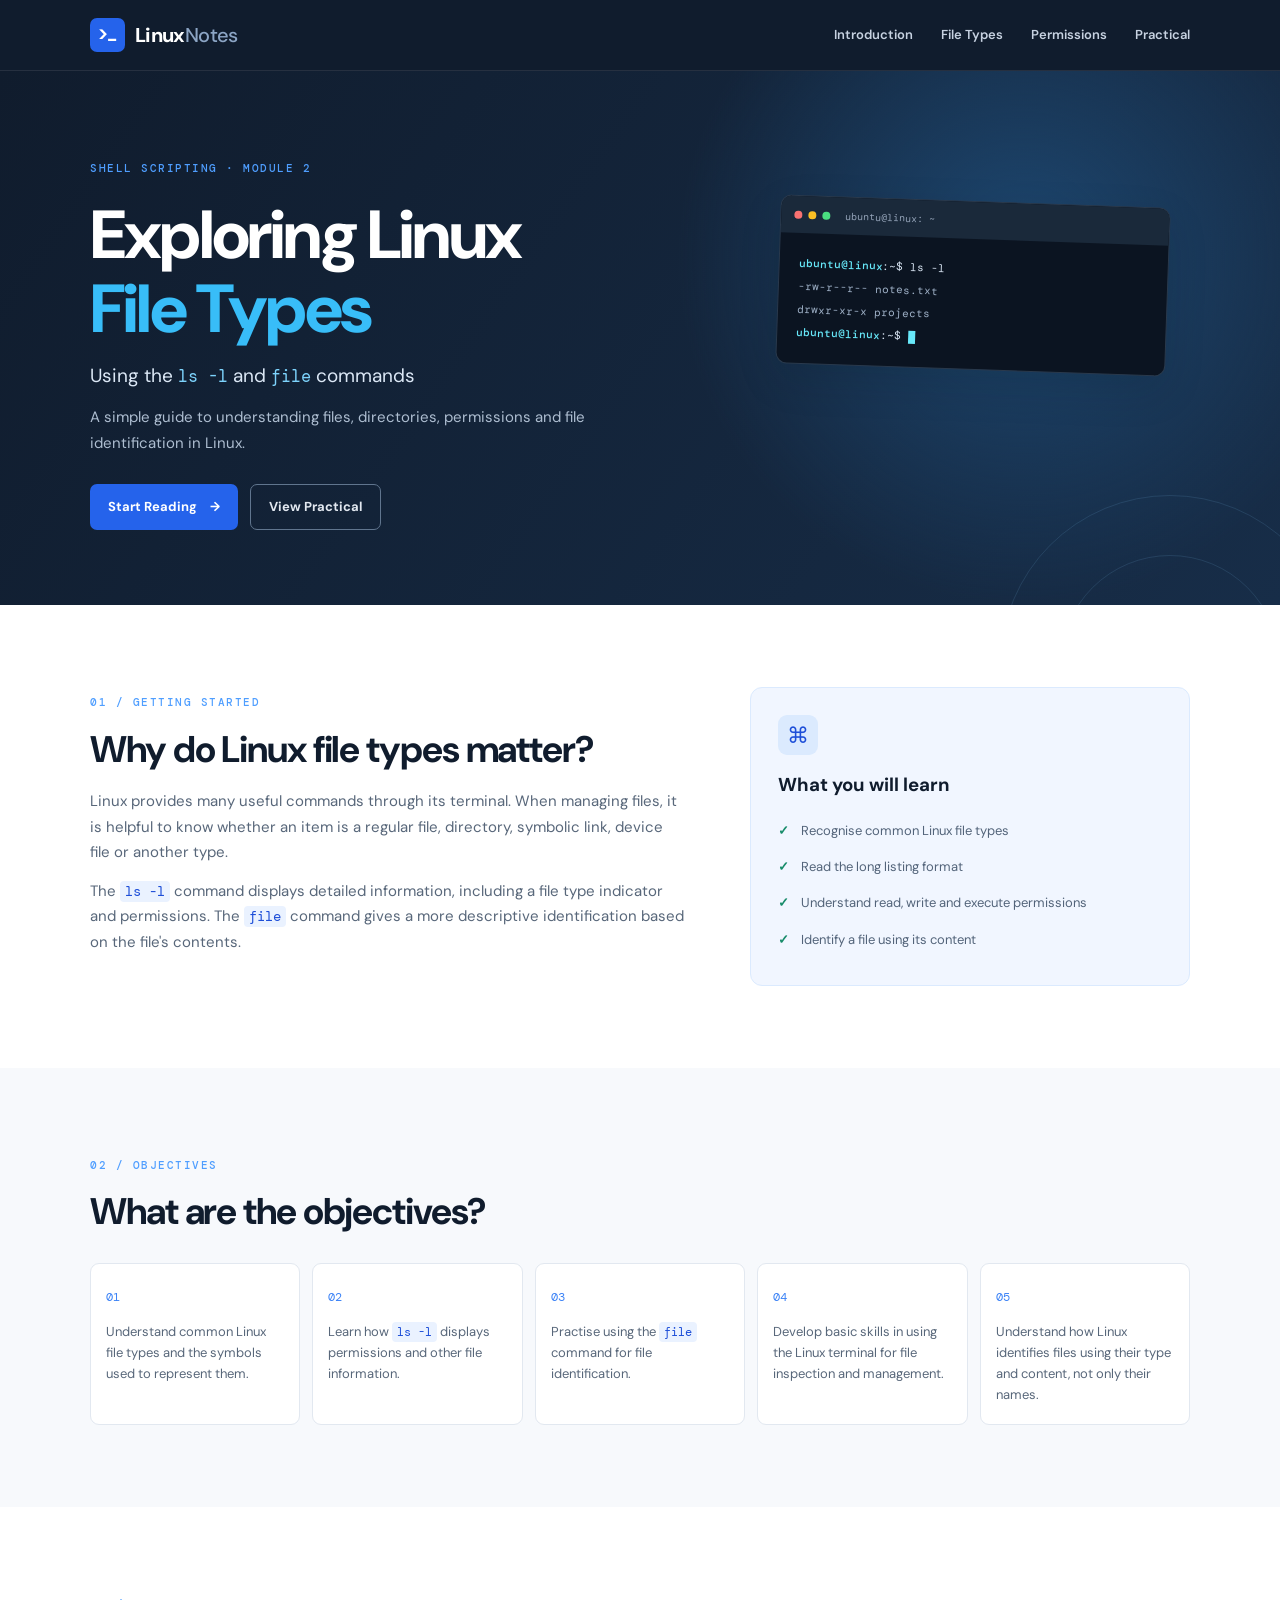
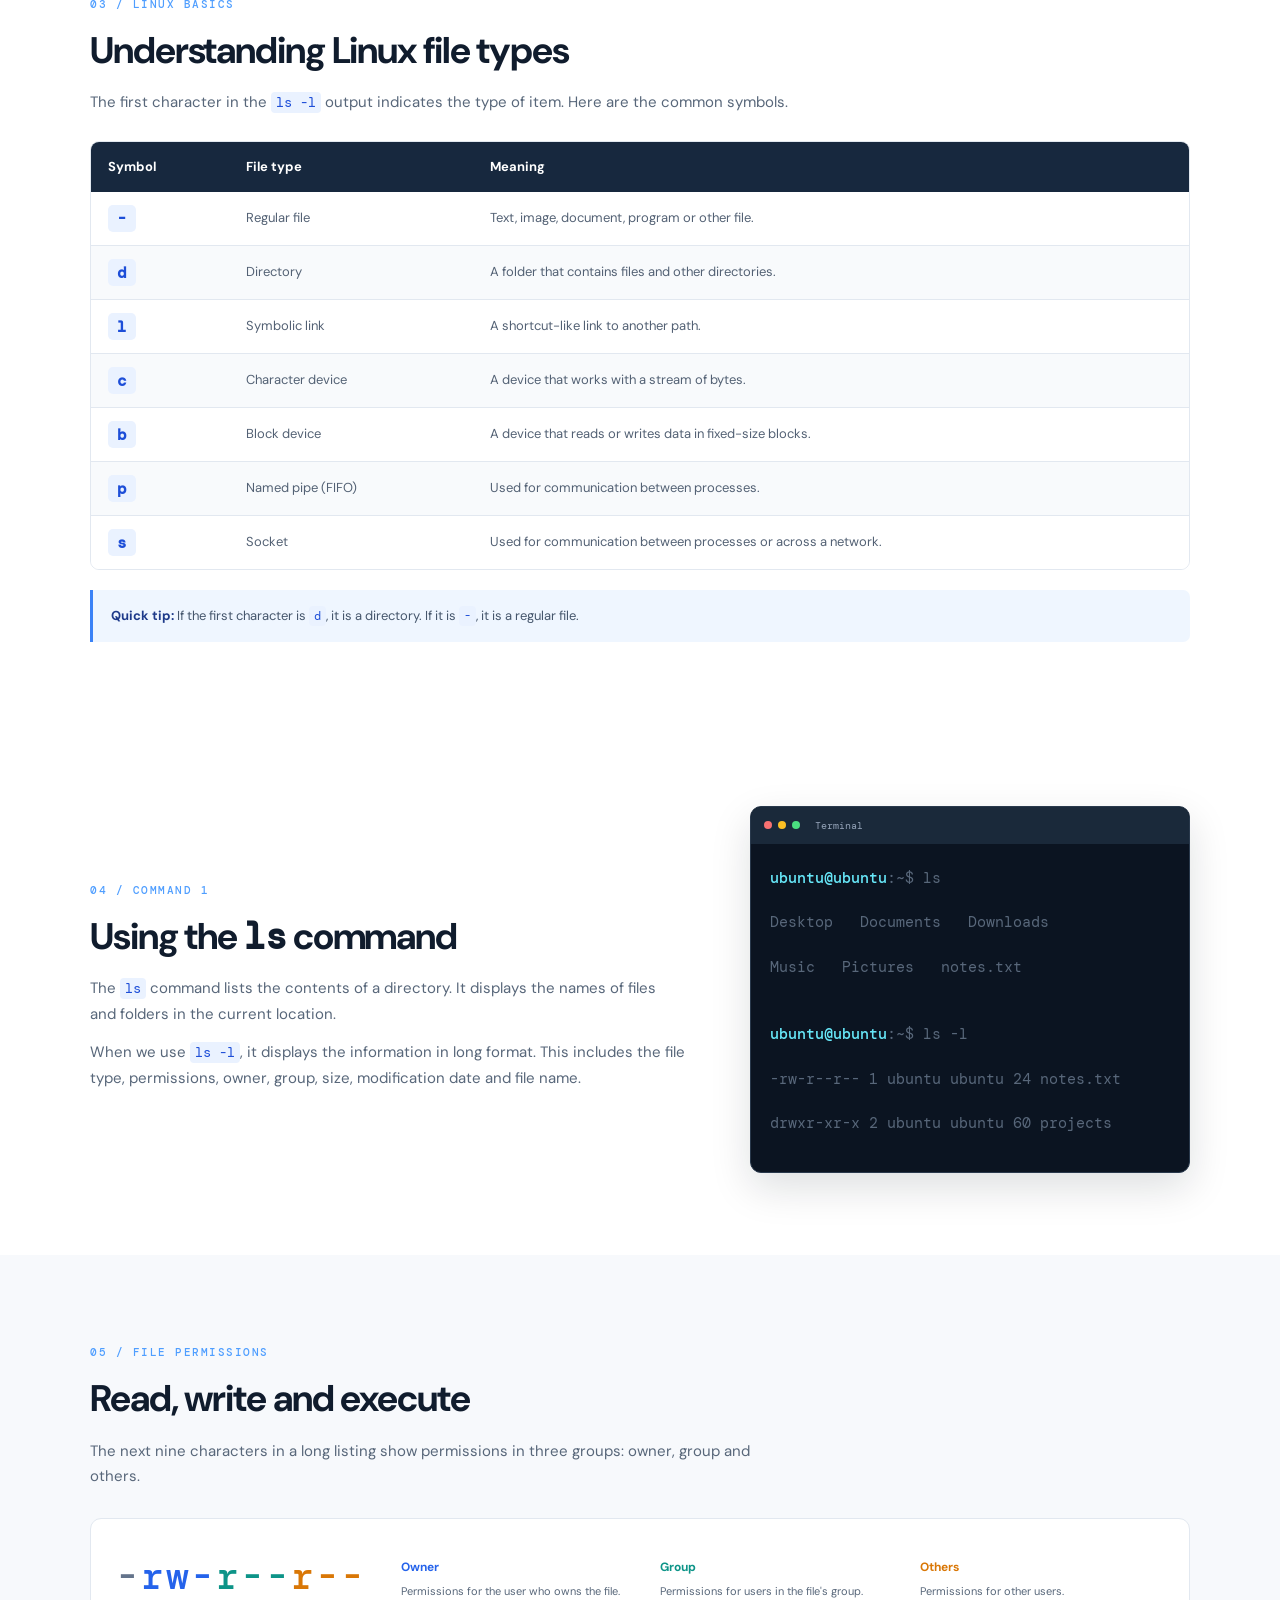
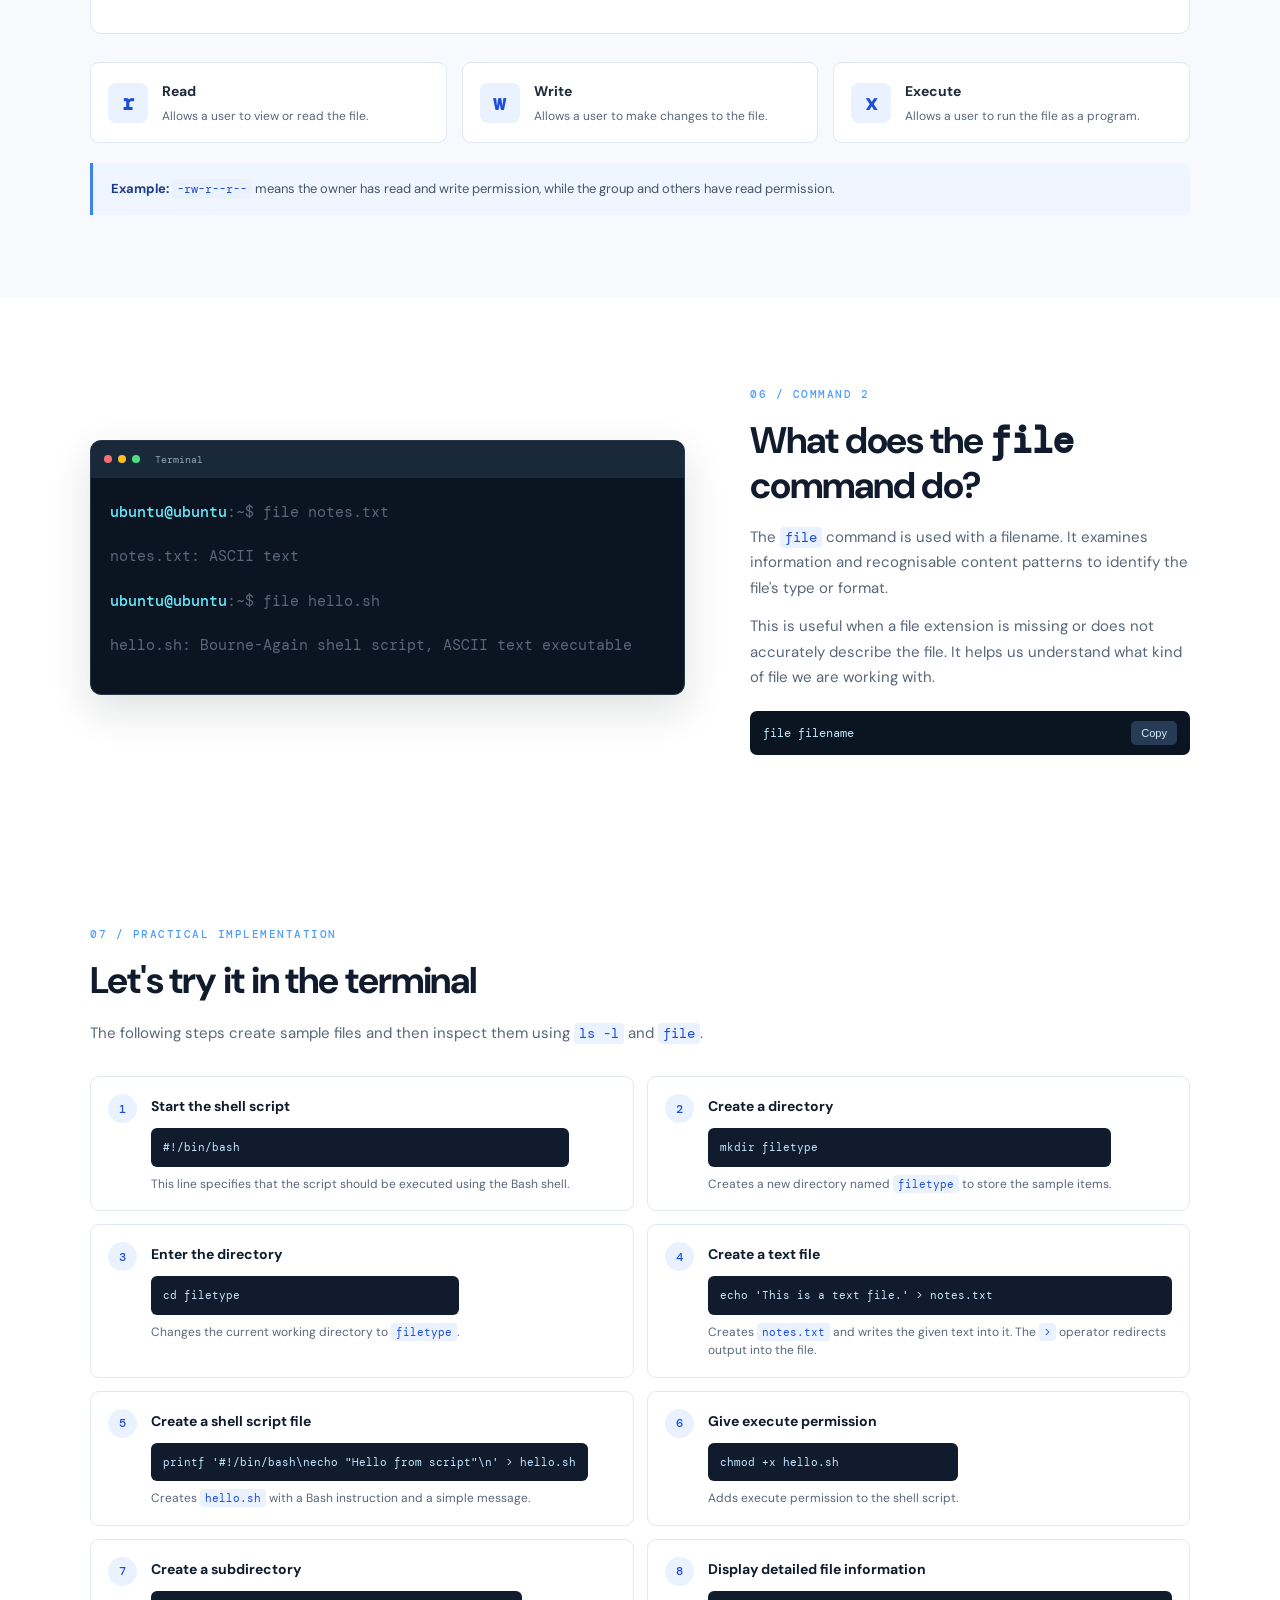
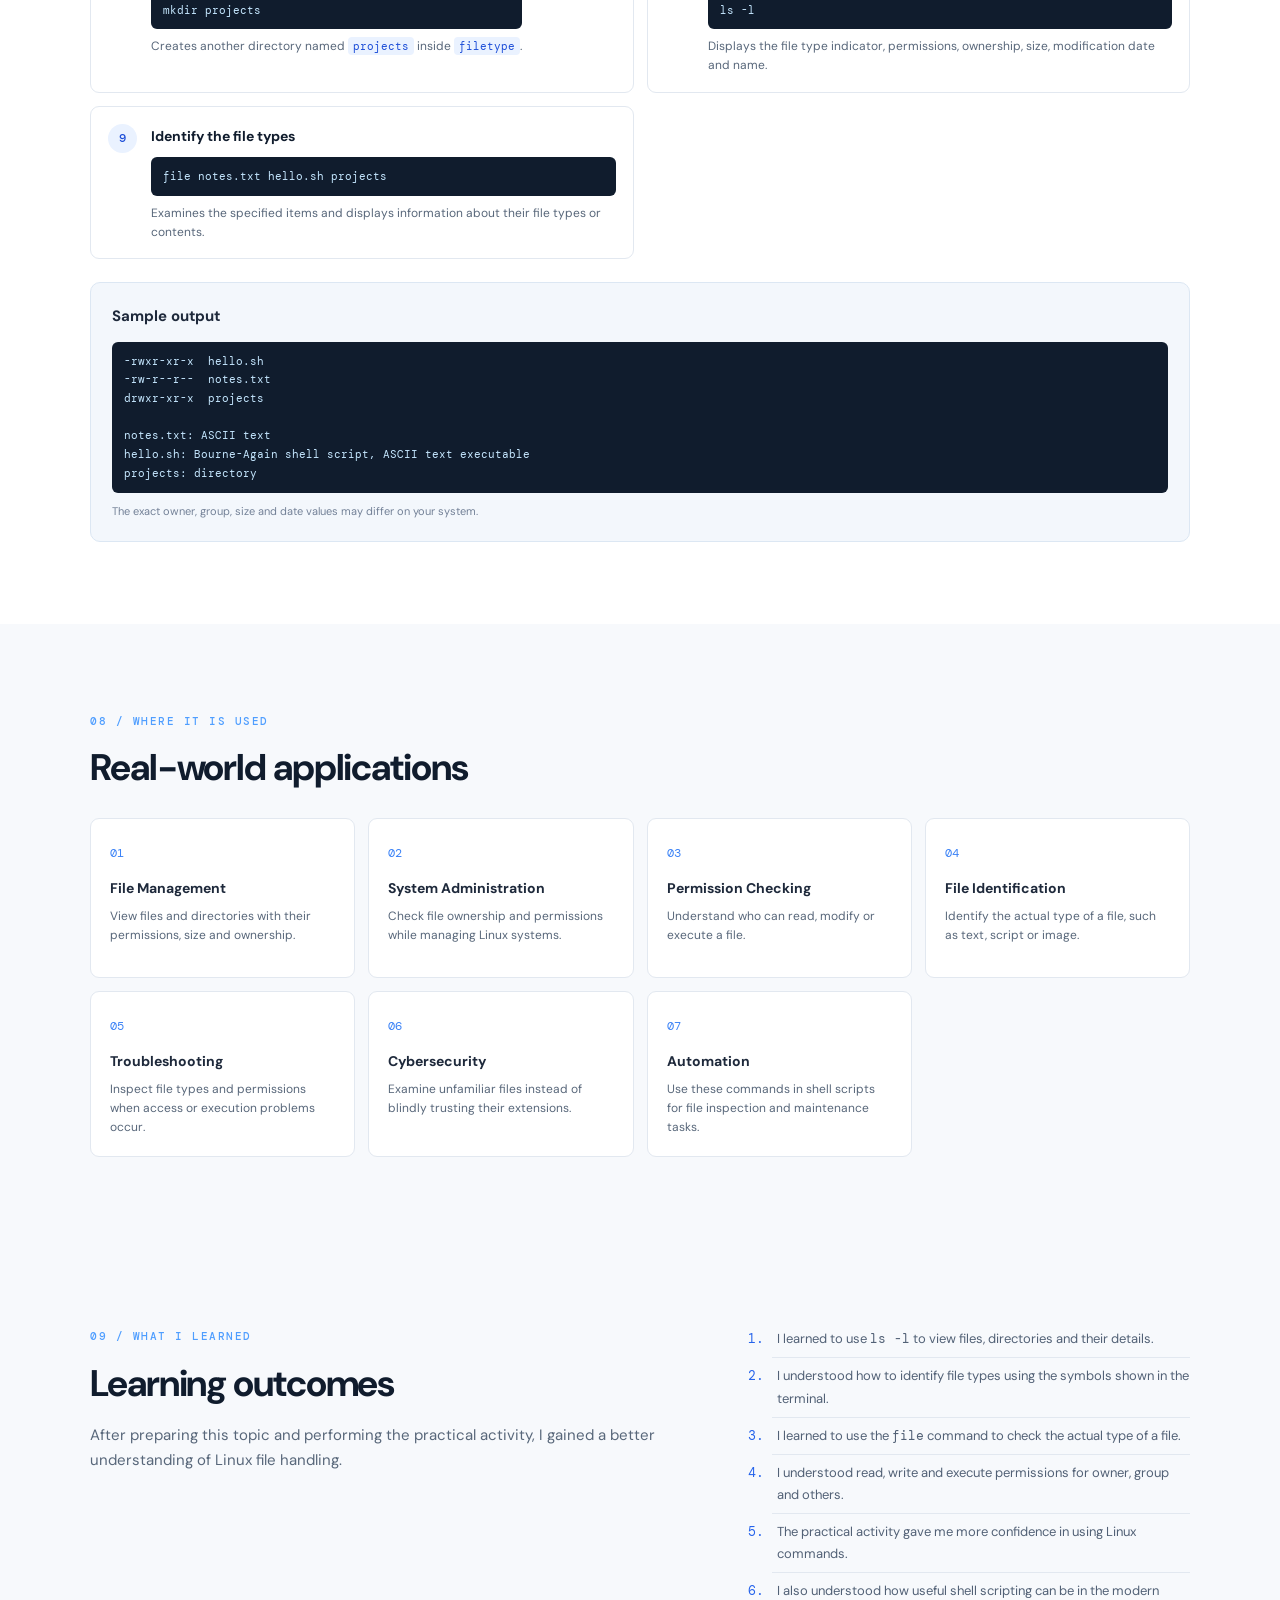
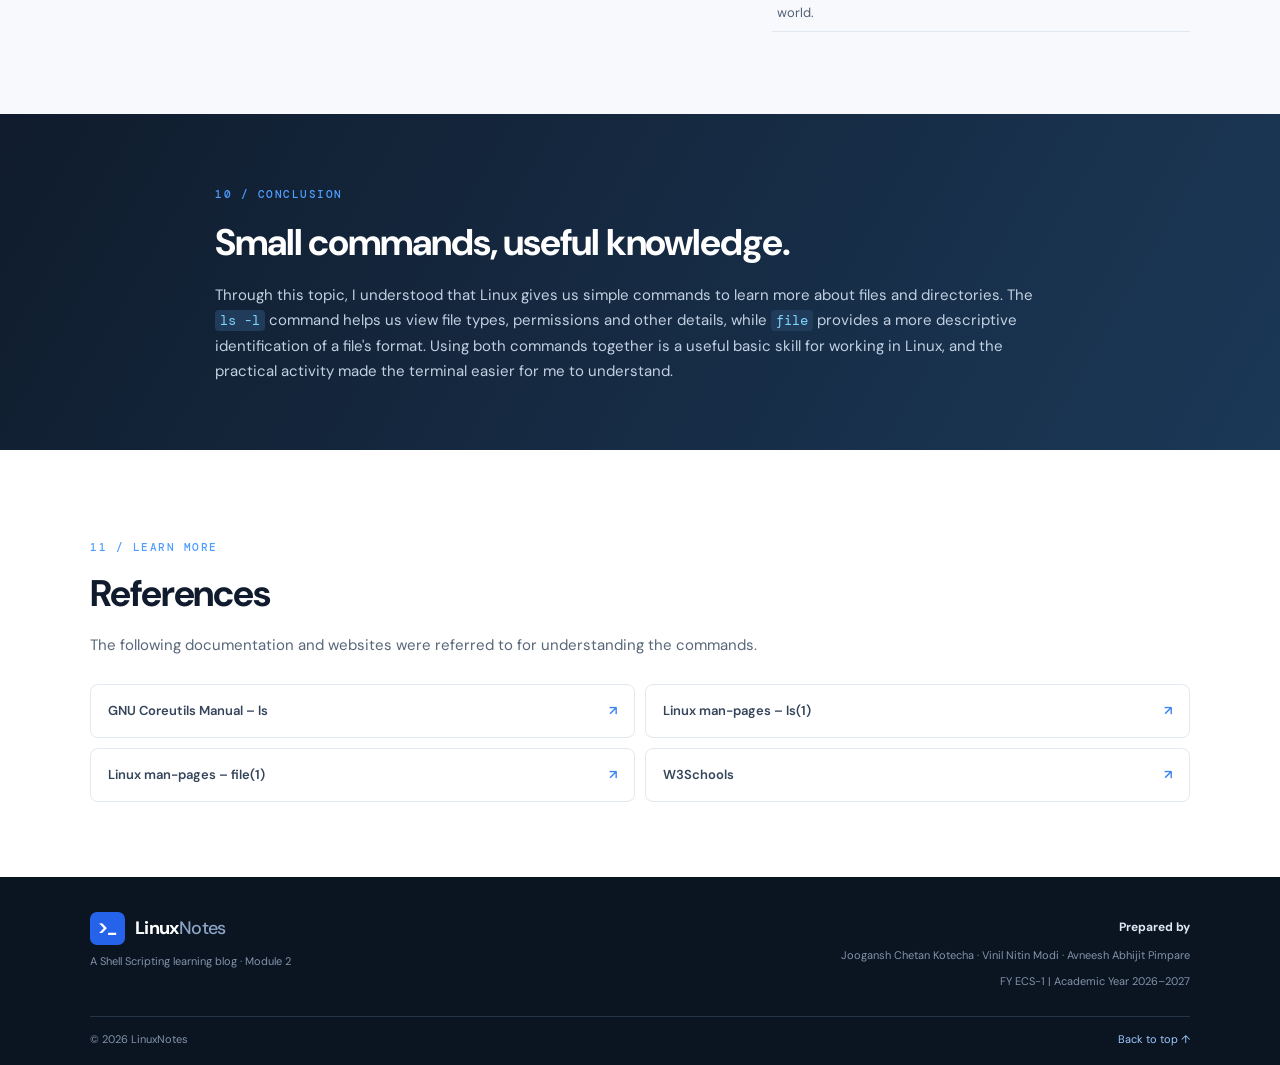
<file: index.html>
<!DOCTYPE html>
<html lang="en">
<head>
  <meta charset="UTF-8">
  <meta name="viewport" content="width=device-width, initial-scale=1.0">
  <meta name="description" content="A beginner-friendly guide to exploring Linux file types with ls -l and file commands.">
  <title>Exploring Linux File Types | Shell Scripting Blog</title>
  <link rel="stylesheet" href="style.css">
</head>
<body>
  <header class="site-header" id="top">
    <nav class="navbar container">
      <a class="brand" href="#top"><span class="brand-icon">&gt;_</span><span>Linux<span class="brand-light">Notes</span></span></a>
      <button class="menu-button" id="menuButton" aria-label="Open navigation">☰</button>
      <div class="nav-links" id="navLinks">
        <a href="#intro">Introduction</a>
        <a href="#file-types">File Types</a>
        <a href="#permissions">Permissions</a>
        <a href="#practical">Practical</a>
      </div>
    </nav>
  </header>

  <main>
    <section class="hero">
      <div class="container hero-content">
        <span class="eyebrow">SHELL SCRIPTING · MODULE 2</span>
        <h1>Exploring Linux<br><span>File Types</span></h1>
        <p class="hero-subtitle">Using the <code>ls -l</code> and <code>file</code> commands</p>
        <p class="hero-text">A simple guide to understanding files, directories, permissions and file identification in Linux.</p>
        <div class="hero-buttons">
          <a class="button button-primary" href="#intro">Start Reading <span>→</span></a>
          <a class="button button-outline" href="#practical">View Practical</a>
        </div>
        <div class="terminal-card hero-terminal">
          <div class="terminal-top"><span></span><span></span><span></span><small>ubuntu@linux: ~</small></div>
          <div class="terminal-body"><p><b>ubuntu@linux</b>:~$ ls -l</p><p class="terminal-muted">-rw-r--r--  notes.txt</p><p class="terminal-muted">drwxr-xr-x  projects</p><p><b>ubuntu@linux</b>:~$ <i class="cursor"></i></p></div>
        </div>
        <div class="hero-orb orb-one"></div><div class="hero-orb orb-two"></div>
      </div>
    </section>

    <section class="intro-section section" id="intro">
      <div class="container two-column">
        <div>
          <span class="section-label">01 / GETTING STARTED</span>
          <h2>Why do Linux file types matter?</h2>
          <p>Linux provides many useful commands through its terminal. When managing files, it is helpful to know whether an item is a regular file, directory, symbolic link, device file or another type.</p>
          <p>The <code>ls -l</code> command displays detailed information, including a file type indicator and permissions. The <code>file</code> command gives a more descriptive identification based on the file's contents.</p>
        </div>
        <aside class="info-card">
          <div class="info-icon">⌘</div>
          <h3>What you will learn</h3>
          <ul class="check-list">
            <li>Recognise common Linux file types</li>
            <li>Read the long listing format</li>
            <li>Understand read, write and execute permissions</li>
            <li>Identify a file using its content</li>
          </ul>
        </aside>
      </div>
    </section>

    <section class="section objectives-section">
      <div class="container">
        <span class="section-label">02 / OBJECTIVES</span>
        <h2>What are the objectives?</h2>
        <div class="objective-grid">
          <article class="objective-card"><span>01</span><p>Understand common Linux file types and the symbols used to represent them.</p></article>
          <article class="objective-card"><span>02</span><p>Learn how <code>ls -l</code> displays permissions and other file information.</p></article>
          <article class="objective-card"><span>03</span><p>Practise using the <code>file</code> command for file identification.</p></article>
          <article class="objective-card"><span>04</span><p>Develop basic skills in using the Linux terminal for file inspection and management.</p></article>
          <article class="objective-card"><span>05</span><p>Understand how Linux identifies files using their type and content, not only their names.</p></article>
        </div>
      </div>
    </section>

    <section class="section file-types-section" id="file-types">
      <div class="container">
        <span class="section-label">03 / LINUX BASICS</span>
        <h2>Understanding Linux file types</h2>
        <p class="section-intro">The first character in the <code>ls -l</code> output indicates the type of item. Here are the common symbols.</p>
        <div class="table-wrap">
          <table>
            <thead><tr><th>Symbol</th><th>File type</th><th>Meaning</th></tr></thead>
            <tbody>
              <tr><td><span class="type-symbol">-</span></td><td>Regular file</td><td>Text, image, document, program or other file.</td></tr>
              <tr><td><span class="type-symbol">d</span></td><td>Directory</td><td>A folder that contains files and other directories.</td></tr>
              <tr><td><span class="type-symbol">l</span></td><td>Symbolic link</td><td>A shortcut-like link to another path.</td></tr>
              <tr><td><span class="type-symbol">c</span></td><td>Character device</td><td>A device that works with a stream of bytes.</td></tr>
              <tr><td><span class="type-symbol">b</span></td><td>Block device</td><td>A device that reads or writes data in fixed-size blocks.</td></tr>
              <tr><td><span class="type-symbol">p</span></td><td>Named pipe (FIFO)</td><td>Used for communication between processes.</td></tr>
              <tr><td><span class="type-symbol">s</span></td><td>Socket</td><td>Used for communication between processes or across a network.</td></tr>
            </tbody>
          </table>
        </div>
        <div class="note-box"><strong>Quick tip:</strong> If the first character is <code>d</code>, it is a directory. If it is <code>-</code>, it is a regular file.</div>
      </div>
    </section>

    <section class="section command-section">
      <div class="container two-column align-center">
        <div>
          <span class="section-label">04 / COMMAND 1</span>
          <h2>Using the <code>ls</code> command</h2>
          <p>The <code>ls</code> command lists the contents of a directory. It displays the names of files and folders in the current location.</p>
          <p>When we use <code>ls -l</code>, it displays the information in long format. This includes the file type, permissions, owner, group, size, modification date and file name.</p>
        </div>
        <div class="terminal-card">
          <div class="terminal-top"><span></span><span></span><span></span><small>Terminal</small></div>
          <div class="terminal-body"><p><b>ubuntu@ubuntu</b>:~$ ls</p><p class="terminal-output">Desktop&nbsp;&nbsp; Documents&nbsp;&nbsp; Downloads</p><p class="terminal-output">Music&nbsp;&nbsp; Pictures&nbsp;&nbsp; notes.txt</p><br><p><b>ubuntu@ubuntu</b>:~$ ls -l</p><p class="terminal-muted">-rw-r--r-- 1 ubuntu ubuntu 24 notes.txt</p><p class="terminal-muted">drwxr-xr-x 2 ubuntu ubuntu 60 projects</p></div>
        </div>
      </div>
    </section>

    <section class="section permissions-section" id="permissions">
      <div class="container">
        <span class="section-label">05 / FILE PERMISSIONS</span>
        <h2>Read, write and execute</h2>
        <p class="section-intro">The next nine characters in a long listing show permissions in three groups: owner, group and others.</p>
        <div class="permission-layout">
          <div class="permission-code"><span class="file-kind">-</span><span class="owner">rw-</span><span class="group">r--</span><span class="others">r--</span></div>
          <div class="permission-details">
            <div><b class="owner-text">Owner</b><p>Permissions for the user who owns the file.</p></div>
            <div><b class="group-text">Group</b><p>Permissions for users in the file's group.</p></div>
            <div><b class="others-text">Others</b><p>Permissions for other users.</p></div>
          </div>
        </div>
        <div class="permission-grid">
          <article class="mini-card"><span class="permission-letter">r</span><div><h3>Read</h3><p>Allows a user to view or read the file.</p></div></article>
          <article class="mini-card"><span class="permission-letter">w</span><div><h3>Write</h3><p>Allows a user to make changes to the file.</p></div></article>
          <article class="mini-card"><span class="permission-letter">x</span><div><h3>Execute</h3><p>Allows a user to run the file as a program.</p></div></article>
        </div>
        <div class="note-box"><strong>Example:</strong> <code>-rw-r--r--</code> means the owner has read and write permission, while the group and others have read permission.</div>
      </div>
    </section>

    <section class="section file-command-section">
      <div class="container two-column align-center">
        <div class="terminal-card">
          <div class="terminal-top"><span></span><span></span><span></span><small>Terminal</small></div>
          <div class="terminal-body"><p><b>ubuntu@ubuntu</b>:~$ file notes.txt</p><p class="terminal-success">notes.txt: ASCII text</p><p><b>ubuntu@ubuntu</b>:~$ file hello.sh</p><p class="terminal-success">hello.sh: Bourne-Again shell script, ASCII text executable</p></div>
        </div>
        <div>
          <span class="section-label">06 / COMMAND 2</span>
          <h2>What does the <code>file</code> command do?</h2>
          <p>The <code>file</code> command is used with a filename. It examines information and recognisable content patterns to identify the file's type or format.</p>
          <p>This is useful when a file extension is missing or does not accurately describe the file. It helps us understand what kind of file we are working with.</p>
          <div class="inline-command"><code>file filename</code><button class="copy-button" data-copy="file filename">Copy</button></div>
        </div>
      </div>
    </section>

    <section class="section practical-section" id="practical">
      <div class="container">
        <span class="section-label">07 / PRACTICAL IMPLEMENTATION</span>
        <h2>Let's try it in the terminal</h2>
        <p class="section-intro">The following steps create sample files and then inspect them using <code>ls -l</code> and <code>file</code>.</p>
        <div class="steps-list">
          <article class="step"><span>1</span><div><h3>Start the shell script</h3><pre><code>#!/bin/bash</code></pre><p>This line specifies that the script should be executed using the Bash shell.</p></div></article>
          <article class="step"><span>2</span><div><h3>Create a directory</h3><pre><code>mkdir filetype</code></pre><p>Creates a new directory named <code>filetype</code> to store the sample items.</p></div></article>
          <article class="step"><span>3</span><div><h3>Enter the directory</h3><pre><code>cd filetype</code></pre><p>Changes the current working directory to <code>filetype</code>.</p></div></article>
          <article class="step"><span>4</span><div><h3>Create a text file</h3><pre><code>echo 'This is a text file.' &gt; notes.txt</code></pre><p>Creates <code>notes.txt</code> and writes the given text into it. The <code>&gt;</code> operator redirects output into the file.</p></div></article>
          <article class="step"><span>5</span><div><h3>Create a shell script file</h3><pre><code>printf '#!/bin/bash\necho "Hello from script"\n' &gt; hello.sh</code></pre><p>Creates <code>hello.sh</code> with a Bash instruction and a simple message.</p></div></article>
          <article class="step"><span>6</span><div><h3>Give execute permission</h3><pre><code>chmod +x hello.sh</code></pre><p>Adds execute permission to the shell script.</p></div></article>
          <article class="step"><span>7</span><div><h3>Create a subdirectory</h3><pre><code>mkdir projects</code></pre><p>Creates another directory named <code>projects</code> inside <code>filetype</code>.</p></div></article>
          <article class="step"><span>8</span><div><h3>Display detailed file information</h3><pre><code>ls -l</code></pre><p>Displays the file type indicator, permissions, ownership, size, modification date and name.</p></div></article>
          <article class="step"><span>9</span><div><h3>Identify the file types</h3><pre><code>file notes.txt hello.sh projects</code></pre><p>Examines the specified items and displays information about their file types or contents.</p></div></article>
        </div>
        <div class="output-card">
          <h3>Sample output</h3>
          <pre><code>-rwxr-xr-x  hello.sh
-rw-r--r--  notes.txt
drwxr-xr-x  projects

notes.txt: ASCII text
hello.sh: Bourne-Again shell script, ASCII text executable
projects: directory</code></pre>
          <p class="small-note">The exact owner, group, size and date values may differ on your system.</p>
        </div>
      </div>
    </section>

    <section class="section applications-section">
      <div class="container">
        <span class="section-label">08 / WHERE IT IS USED</span>
        <h2>Real-world applications</h2>
        <div class="application-grid">
          <article><span>01</span><h3>File Management</h3><p>View files and directories with their permissions, size and ownership.</p></article>
          <article><span>02</span><h3>System Administration</h3><p>Check file ownership and permissions while managing Linux systems.</p></article>
          <article><span>03</span><h3>Permission Checking</h3><p>Understand who can read, modify or execute a file.</p></article>
          <article><span>04</span><h3>File Identification</h3><p>Identify the actual type of a file, such as text, script or image.</p></article>
          <article><span>05</span><h3>Troubleshooting</h3><p>Inspect file types and permissions when access or execution problems occur.</p></article>
          <article><span>06</span><h3>Cybersecurity</h3><p>Examine unfamiliar files instead of blindly trusting their extensions.</p></article>
          <article><span>07</span><h3>Automation</h3><p>Use these commands in shell scripts for file inspection and maintenance tasks.</p></article>
        </div>
      </div>
    </section>

    <section class="section learning-section">
      <div class="container two-column">
        <div><span class="section-label">09 / WHAT I LEARNED</span><h2>Learning outcomes</h2><p>After preparing this topic and performing the practical activity, I gained a better understanding of Linux file handling.</p></div>
        <ol class="learning-list">
          <li>I learned to use <code>ls -l</code> to view files, directories and their details.</li>
          <li>I understood how to identify file types using the symbols shown in the terminal.</li>
          <li>I learned to use the <code>file</code> command to check the actual type of a file.</li>
          <li>I understood read, write and execute permissions for owner, group and others.</li>
          <li>The practical activity gave me more confidence in using Linux commands.</li>
          <li>I also understood how useful shell scripting can be in the modern world.</li>
        </ol>
      </div>
    </section>

    <section class="conclusion-section">
      <div class="container conclusion-card">
        <span class="section-label">10 / CONCLUSION</span>
        <h2>Small commands, useful knowledge.</h2>
        <p>Through this topic, I understood that Linux gives us simple commands to learn more about files and directories. The <code>ls -l</code> command helps us view file types, permissions and other details, while <code>file</code> provides a more descriptive identification of a file's format. Using both commands together is a useful basic skill for working in Linux, and the practical activity made the terminal easier for me to understand.</p>
      </div>
    </section>

    <section class="section references-section">
      <div class="container">
        <span class="section-label">11 / LEARN MORE</span>
        <h2>References</h2>
        <p class="section-intro">The following documentation and websites were referred to for understanding the commands.</p>
        <div class="reference-list">
          <a href="https://www.gnu.org/software/coreutils/manual/html_node/ls-invocation.html" target="_blank" rel="noopener">GNU Coreutils Manual – ls <span>↗</span></a>
          <a href="https://man7.org/linux/man-pages/man1/ls.1.html" target="_blank" rel="noopener">Linux man-pages – ls(1) <span>↗</span></a>
          <a href="https://man7.org/linux/man-pages/man1/file.1.html" target="_blank" rel="noopener">Linux man-pages – file(1) <span>↗</span></a>
          <a href="https://www.w3schools.com" target="_blank" rel="noopener">W3Schools <span>↗</span></a>
        </div>
      </div>
    </section>
  </main>

  <footer class="footer">
    <div class="container footer-content">
      <div><a class="brand footer-brand" href="#top"><span class="brand-icon">&gt;_</span><span>Linux<span class="brand-light">Notes</span></span></a><p>A Shell Scripting learning blog · Module 2</p></div>
      <div class="student-details"><strong>Prepared by</strong><p>Joogansh Chetan Kotecha · Vinil Nitin Modi · Avneesh Abhijit Pimpare</p><p>FY ECS-1 | Academic Year 2026–2027</p></div>
    </div>
    <div class="container footer-bottom"><span>© <span id="year"></span> LinuxNotes</span><a href="#top">Back to top ↑</a></div>
  </footer>
  <script src="script.js"></script>
</body>
</html>
</file>
<file: style.css>
@import url('https://fonts.googleapis.com/css2?family=DM+Mono:wght@400;500&family=DM+Sans:wght@400;500;600;700;800&display=swap');

:root{--navy:#101c2d;--navy2:#17283e;--blue:#2563eb;--cyan:#38bdf8;--ink:#1e293b;--muted:#64748b;--paper:#f7f9fc;--line:#e2e8f0;--white:#fff;--green:#34d399}
*{box-sizing:border-box;margin:0;padding:0}
html{scroll-behavior:smooth;scroll-padding-top:85px}
body{font-family:'DM Sans',Arial,sans-serif;color:var(--ink);background:#fff;line-height:1.7}
.container{width:min(1100px,90%);margin:auto}
.site-header{background:var(--navy);position:sticky;top:0;z-index:20;border-bottom:1px solid rgba(255,255,255,.09)}
.navbar{height:70px;display:flex;align-items:center;justify-content:space-between}
.brand{display:flex;align-items:center;gap:10px;color:#fff;text-decoration:none;font-weight:800;font-size:20px;letter-spacing:-.6px}
.brand-icon{font-family:'DM Mono',monospace;background:var(--blue);color:#fff;padding:3px 8px;border-radius:7px;font-size:16px}
.brand-light{color:#8ca5c5;font-weight:500}
.nav-links{display:flex;gap:28px}.nav-links a{color:#c7d2e1;text-decoration:none;font-size:13px;font-weight:600;transition:.2s}.nav-links a:hover{color:var(--cyan)}
.menu-button{display:none;background:none;border:0;color:#fff;font-size:25px}
.hero{background:radial-gradient(circle at 80% 35%,#1d4770 0,transparent 32%),linear-gradient(125deg,#101c2d,#172d48);color:#fff;overflow:hidden;position:relative}
.hero-content{min-height:510px;padding-top:82px;padding-bottom:75px;position:relative}
.eyebrow,.section-label{font-family:'DM Mono',monospace;font-size:11px;letter-spacing:1.5px;color:#4f9eff;font-weight:500}
.hero h1{font-size:clamp(43px,6vw,68px);line-height:1.08;letter-spacing:-2.8px;margin:19px 0 14px;font-weight:800}.hero h1 span{color:var(--cyan)}
.hero-subtitle{font-size:19px;color:#dce8f6}.hero-subtitle code{color:#7dd3fc}.hero-text{color:#aebed1;max-width:520px;margin-top:13px;font-size:15px}
code,pre{font-family:'DM Mono',monospace}
p code,.note-box code{background:#eaf2ff;color:#1d4ed8;padding:2px 5px;border-radius:4px;font-size:.9em}
.hero-subtitle code {
    background: transparent;
    padding: 0;
    border-radius: 0;
    color: #7dd3fc;
}
.hero-buttons{display:flex;gap:12px;margin-top:28px}.button{display:inline-flex;align-items:center;gap:13px;padding:11px 18px;border-radius:7px;text-decoration:none;font-size:13px;font-weight:700}.button-primary{background:var(--blue);color:#fff}.button-primary:hover{background:#1d4ed8}.button-outline{border:1px solid #60758e;color:#e2e8f0}.button-outline:hover{background:#ffffff12}
.terminal-card{background:#0b1421;border:1px solid #29394c;border-radius:11px;overflow:hidden;box-shadow:0 15px 40px #0b142122;min-width:0}.hero-terminal{position:absolute;width:390px;right:2%;top:130px;transform:rotate(2deg)}
.terminal-top{height:37px;background:#1a293a;display:flex;align-items:center;gap:6px;padding:0 13px}.terminal-top>span{height:8px;width:8px;border-radius:50%;background:#f87171}.terminal-top>span:nth-child(2){background:#fbbf24}.terminal-top>span:nth-child(3){background:#4ade80}.terminal-top small{margin-left:9px;color:#94a3b8;font-family:'DM Mono',monospace;font-size:10px}.terminal-body{padding:19px;color:#dce8f6;font-family:'DM Mono',monospace;font-size:11px;line-height:2.1;overflow-wrap:anywhere}.terminal-body b{color:#67e8f9;font-weight:500}.terminal-muted{color:#9fb1c7}.terminal-output{color:#a5f3fc}.terminal-success{color:#86efac}.cursor{display:inline-block;width:7px;height:13px;background:#67e8f9;vertical-align:middle}.hero-orb{position:absolute;border:1px solid #8bcaff20;border-radius:50%;pointer-events:none}.orb-one{width:340px;height:340px;right:-150px;bottom:-230px}.orb-two{width:220px;height:220px;right:-90px;bottom:-170px}
.section{padding:82px 0}.section h2,.conclusion-card h2{font-size:clamp(28px,3vw,37px);line-height:1.2;letter-spacing:-1.1px;margin:12px 0 18px;color:var(--navy)}.section p{font-size:15px;color:#58677a;margin-bottom:13px}.two-column{display:grid;grid-template-columns:1.15fr .85fr;gap:65px;align-items:start}.align-center{align-items:center}.info-card{background:#f1f6ff;border:1px solid #dbeafe;border-radius:12px;padding:27px}.info-icon{height:40px;width:40px;border-radius:9px;background:#dbeafe;color:#1d4ed8;display:grid;place-items:center;font-size:22px}.info-card h3{margin:14px 0 12px;color:var(--navy)}.check-list{list-style:none}.check-list li{font-size:13px;color:#53647a;padding:7px 0 7px 23px;position:relative}.check-list li:before{content:'✓';position:absolute;left:0;color:#168b69;font-weight:800}
.objectives-section,.permissions-section,.learning-section{background:var(--paper)}.objective-grid{display:grid;grid-template-columns:repeat(5,1fr);gap:12px;margin-top:30px}.objective-card{background:#fff;border:1px solid var(--line);border-radius:9px;padding:18px 15px;min-height:150px}.objective-card span,.application-grid article>span{font-family:'DM Mono',monospace;color:#3b82f6;font-size:12px}.objective-card p{font-size:13px;margin:13px 0 0;line-height:1.6}.section-intro{max-width:700px;margin-bottom:25px!important}
.table-wrap{overflow-x:auto;border:1px solid var(--line);border-radius:9px}table{width:100%;border-collapse:collapse;min-width:610px;background:#fff;text-align:left}th{background:var(--navy2);color:#fff;font-size:13px;padding:14px 17px}td{padding:13px 17px;border-bottom:1px solid var(--line);font-size:13px;color:#536174}tbody tr:last-child td{border-bottom:0}tbody tr:nth-child(even){background:#f8fafc}.type-symbol{display:inline-grid;place-items:center;background:#eaf2ff;color:#1d4ed8;border-radius:5px;width:28px;height:27px;font-family:'DM Mono',monospace;font-weight:600;font-size:16px}.note-box{margin-top:20px;background:#eff6ff;border-left:3px solid #3b82f6;padding:15px 18px;border-radius:0 7px 7px 0;font-size:13px;color:#45566c}.note-box strong{color:#1e3a8a}
.command-section{background:#fff}.permission-layout{display:flex;align-items:center;gap:35px;background:#fff;border:1px solid var(--line);border-radius:11px;padding:25px;margin:28px 0}.permission-code{font-family:'DM Mono',monospace;font-size:clamp(22px,4vw,38px);font-weight:500;letter-spacing:2px;white-space:nowrap}.file-kind{color:#64748b}.owner{color:#2563eb}.group{color:#0d9488}.others{color:#d97706}.permission-details{display:grid;grid-template-columns:repeat(3,1fr);gap:15px;flex:1}.permission-details b{font-size:12px}.permission-details p{font-size:11px;line-height:1.5;margin:4px 0 0}.owner-text{color:#2563eb}.group-text{color:#0d9488}.others-text{color:#d97706}.permission-grid{display:grid;grid-template-columns:repeat(3,1fr);gap:15px}.mini-card{display:flex;align-items:center;gap:14px;background:#fff;border:1px solid var(--line);padding:17px;border-radius:9px}.permission-letter{height:40px;width:40px;display:grid;place-items:center;background:#eaf2ff;color:#1d4ed8;border-radius:8px;font:600 21px 'DM Mono',monospace}.mini-card h3{font-size:14px}.mini-card p{font-size:12px;margin:3px 0 0;line-height:1.5}
.inline-command{display:flex;justify-content:space-between;align-items:center;background:#0b1421;color:#bde7ff;padding:10px 13px;border-radius:7px;margin-top:20px}.inline-command code{font-size:12px}.copy-button{border:0;border-radius:5px;background:#263b55;color:#dbeafe;padding:6px 10px;cursor:pointer;font-size:11px}.copy-button:hover{background:#355477}
.practical-section{background:#fff}.steps-list{display:grid;grid-template-columns:1fr 1fr;gap:13px;margin-top:30px}.step{display:flex;gap:14px;border:1px solid var(--line);border-radius:9px;padding:17px;background:#fff}.step>span{flex:0 0 29px;height:29px;border-radius:50%;display:grid;place-items:center;background:#eaf2ff;color:#1d4ed8;font:500 12px 'DM Mono',monospace}.step h3{font-size:14px;margin:1px 0 9px;color:var(--navy)}.step pre,.output-card pre{background:#101c2d;color:#c5e7ff;padding:10px 12px;border-radius:6px;overflow-x:auto;font-size:11px;line-height:1.7}.step p{font-size:12px;margin:8px 0 0;line-height:1.55}.output-card{margin-top:23px;background:#f3f7fc;border:1px solid #dce7f3;padding:21px;border-radius:10px}.output-card h3{font-size:15px;margin-bottom:12px}.output-card pre{max-width:100%}.small-note{font-size:11px!important;margin:9px 0 0!important;color:#738197!important}
.applications-section{background:#f7f9fc}.application-grid{display:grid;grid-template-columns:repeat(4,1fr);gap:13px;margin-top:28px}.application-grid article{background:#fff;border:1px solid var(--line);padding:19px;border-radius:9px;min-height:160px}.application-grid h3{font-size:14px;margin:12px 0 6px}.application-grid p{font-size:12px;line-height:1.6;margin:0}.learning-list{padding-left:22px}.learning-list li{padding:7px 0 7px 5px;font-size:13px;color:#526176;border-bottom:1px solid var(--line)}.learning-list li::marker{color:#2563eb;font-family:'DM Mono',monospace}
.conclusion-section{padding:65px 0;background:linear-gradient(120deg,#101c2d,#1b3857)}.conclusion-card{max-width:850px}.conclusion-card h2{color:#fff;margin-top:14px}.conclusion-card p{color:#c2d1e2;font-size:15px;max-width:820px}.conclusion-card code{color:#7dd3fc;background:#203c5a;padding:2px 5px;border-radius:4px}.references-section{padding-bottom:75px}.reference-list{display:grid;grid-template-columns:1fr 1fr;gap:10px}.reference-list a{padding:15px 17px;border:1px solid var(--line);border-radius:8px;text-decoration:none;color:#34445a;font-size:13px;font-weight:600;display:flex;justify-content:space-between}.reference-list a:hover{border-color:#93c5fd;background:#f8fbff;color:#1d4ed8}.reference-list a span{color:#3b82f6}
.footer{background:#0b1421;color:#a9b9ca;padding:35px 0 17px}.footer-content{display:flex;justify-content:space-between;gap:30px;padding-bottom:25px}.footer-brand{font-size:18px}.footer-content p{font-size:11px;color:#8294aa;margin-top:7px}.student-details{text-align:right;max-width:480px}.student-details strong{font-size:12px;color:#dce8f6}.footer-bottom{border-top:1px solid #253346;padding-top:13px;display:flex;justify-content:space-between;font-size:11px;color:#8294aa}.footer-bottom a{color:#9dcaff;text-decoration:none}
@media(max-width:850px){.hero-terminal{width:330px;right:0;top:170px;opacity:.85}.hero-content{min-height:520px}.objective-grid{grid-template-columns:repeat(3,1fr)}.application-grid{grid-template-columns:repeat(2,1fr)}.two-column{gap:35px}}
@media(max-width:650px){.menu-button{display:block}.nav-links{display:none;position:absolute;top:70px;left:0;right:0;background:#14243a;padding:15px 5%;flex-direction:column;gap:13px}.nav-links.show{display:flex}.hero-content{padding-top:65px;min-height:650px}.hero h1{font-size:48px}.hero-terminal{position:relative;top:auto;right:auto;width:100%;margin-top:38px;transform:none;opacity:1}.two-column{grid-template-columns:1fr}.section{padding:62px 0}.objective-grid{grid-template-columns:1fr 1fr}.permission-layout{align-items:flex-start;flex-direction:column}.permission-details{width:100%}.steps-list{grid-template-columns:1fr}.application-grid{grid-template-columns:1fr 1fr}.reference-list{grid-template-columns:1fr}.footer-content{flex-direction:column}.student-details{text-align:left}.hero-orb{display:none}}
@media(max-width:390px){.objective-grid,.application-grid{grid-template-columns:1fr}.permission-details{grid-template-columns:1fr}.hero h1{font-size:42px}.hero-buttons{flex-wrap:wrap}}
</file>
